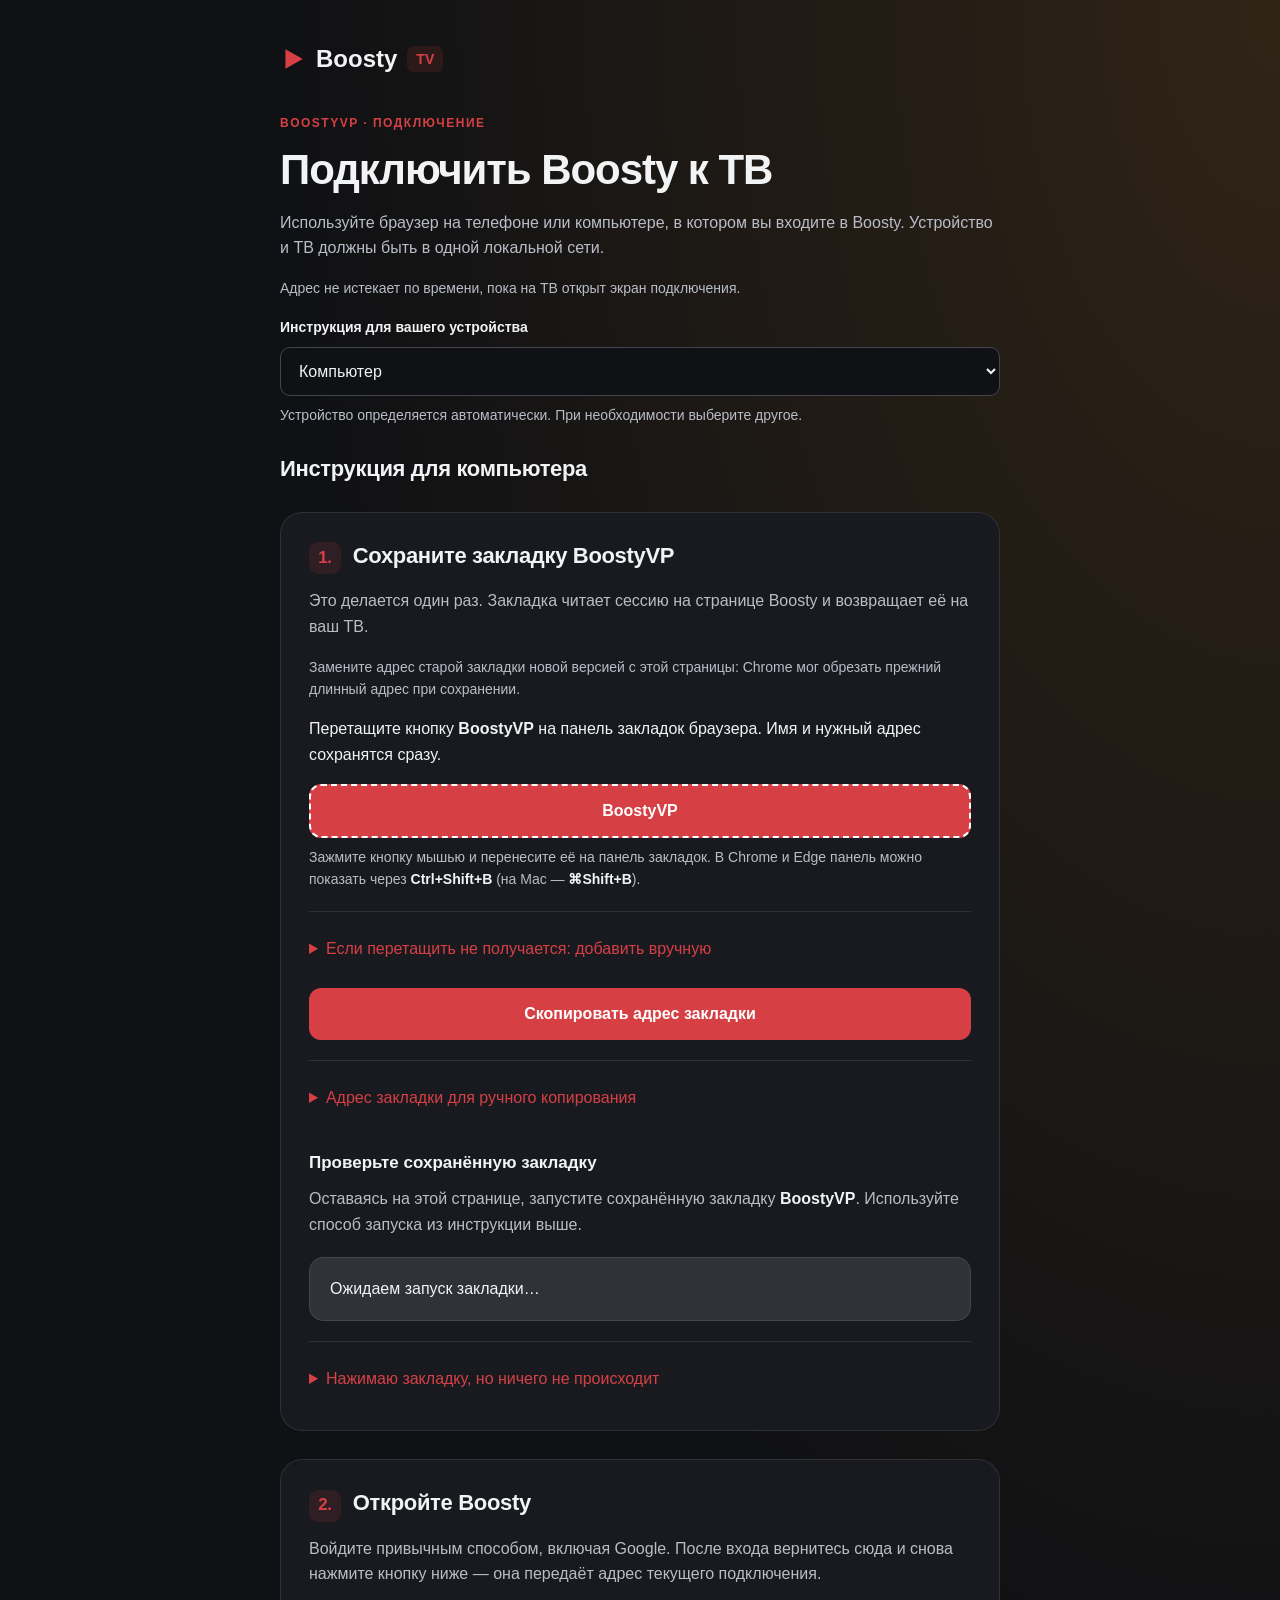
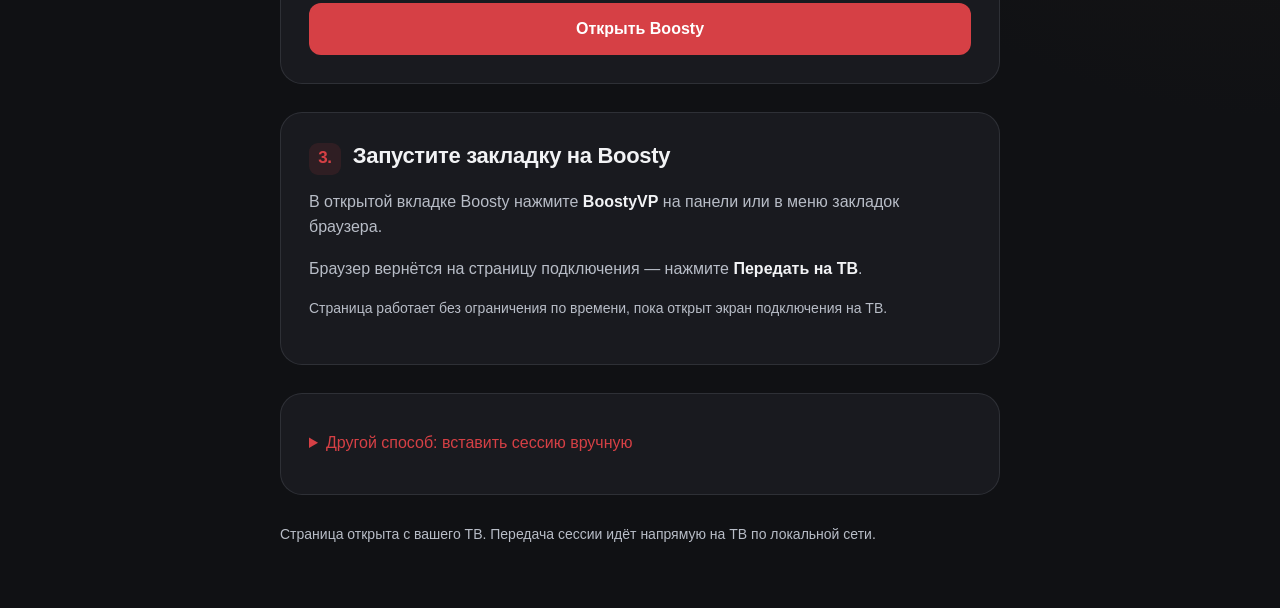
<file: core/auth/src/main/resources/pairing/page.html>
<!DOCTYPE html>
<html lang="ru">
<head>
<meta charset="utf-8">
<meta name="viewport" content="width=device-width, initial-scale=1">
<meta name="referrer" content="no-referrer">
<title>Подключение к BoostyVP</title>
<style>
  :root { color-scheme:dark; --accent:#D64045; --ink:#FFFFFF; --bg:#101114;
    --surface:#191A1F; --raised:#303239; --text:#F2F3F5; --muted:#B8BDC7; --border:#44464F; }
  * { box-sizing:border-box; }
  body { margin:0; padding:40px 24px 48px; background:radial-gradient(ellipse at 100% 0, #302416 0, transparent 55%),var(--bg);
    color:var(--text); font:16px/1.6 -apple-system,BlinkMacSystemFont,"Segoe UI",Roboto,sans-serif; }
  main { max-width:720px; margin:auto; }
  .brand { display:flex; align-items:center; gap:10px; margin-bottom:36px; font-size:24px; font-weight:750; }
  .brand svg { width:26px; height:26px; fill:var(--accent); }
  .brand span { color:var(--accent); background:#D640451F; border-radius:7px; padding:2px 9px; font-size:14px; }
  h1 { font-size:clamp(30px,5vw,42px); line-height:1.15; letter-spacing:-.025em; margin:12px 0 16px; }
  h2 { font-size:22px; line-height:1.35; margin:0 0 14px; letter-spacing:-.015em; }
  h3 { font-size:17px; margin:28px 0 10px; }
  p { margin:8px 0 16px; }
  .muted, li { color:var(--muted); }
  .label { color:var(--accent); font-size:12px; font-weight:700; letter-spacing:1.5px; }
  .card { margin:28px 0; background:var(--surface); padding:28px; border:1px solid #44464F80; border-radius:22px; }
  .step { display:inline-flex; align-items:center; justify-content:center; min-width:32px; height:32px;
    margin-right:6px; border-radius:9px; background:#D640451F; color:var(--accent); font-size:17px; }
  button, .button { display:block; width:100%; min-height:50px; border:1px solid transparent; border-radius:12px;
    padding:14px 20px; background:var(--accent); color:var(--ink); 
    font-family:inherit; font-size:16px; font-weight:700; line-height:1.4; text-align:center;
    text-decoration:none; cursor:pointer; margin:16px 0 0; transition:background .15s, border-color .15s; }
  button:hover:not(:disabled), .button:hover { background:#FFC35D; }
  button:disabled { opacity:.55; cursor:wait; }
  .secondary { color:var(--text); background:var(--raised); border-color:var(--border); }
  .secondary:hover:not(:disabled) { background:#343A45; }
  .bookmark-drag { cursor:grab; border:2px dashed var(--ink); user-select:none; }
  .bookmark-drag:active { cursor:grabbing; }
  textarea, input, select { width:100%; min-height:48px; border:1px solid var(--border); border-radius:10px;
    padding:14px; background:var(--bg); color:var(--text); font:14px/1.5 ui-monospace,monospace; }
  select { font:inherit; cursor:pointer; }
  textarea { resize:vertical; min-height:96px; }
  #bookmark-url { font-size:12px; min-height:80px; }
  label { display:block; margin:16px 0 8px; font-size:14px; font-weight:600; }
  #guide-title { margin-top:28px; }
  details { margin-top:20px; padding-top:16px; border-top:1px solid #44464F80; }
  summary { cursor:pointer; color:var(--accent); min-height:44px; padding:8px 0; }
  ol { padding-left:24px; }
  li { padding-left:4px; padding-bottom:12px; }
  b { color:var(--text); }
  code { overflow-wrap:anywhere; color:var(--text); }
  a { color:var(--accent); text-underline-offset:4px; }
  .note { font-size:14px; color:var(--muted); }
  .status { padding:18px 20px; border:1px solid var(--border); border-radius:14px;
    margin:20px 0; background:var(--raised); overflow-wrap:anywhere; }
  .ok { background:#16351F; color:#A1EDB2; border-color:#386548; }
  .err { background:#3A1B1B; color:#FFB3B3; border-color:#824848; }
  :focus-visible { outline:3px solid var(--text); outline-offset:4px; }
  input:focus, textarea:focus, select:focus { border-color:var(--accent); }
  [hidden] { display:none !important; }
  @media (max-width:480px) { body { padding:24px 16px 36px; } .brand { margin-bottom:28px; }
    .card { padding:20px; border-radius:18px; } h2 { font-size:20px; } }
  @media (prefers-reduced-motion:reduce) { *, *::before, *::after { transition:none !important; } }
</style>
</head>
<body>
<main>
  <div class="brand"><svg viewBox="0 0 24 24" aria-hidden="true"><path d="M5 3L21 12L5 21Z"/></svg>Boosty <span>TV</span></div>
  <div class="label">BOOSTYVP · ПОДКЛЮЧЕНИЕ</div>
  <h1>Подключить Boosty к ТВ</h1>
  <p class="muted">Используйте браузер на телефоне или компьютере, в котором вы входите в Boosty.
    Устройство и ТВ должны быть в одной локальной сети.</p>
  <p class="note">Адрес <code id="connection-address"></code> не истекает по времени,
    пока на ТВ открыт экран подключения.</p>

  <section id="review" class="card" hidden>
    <h2>Сессия готова к передаче</h2>
    <p class="muted">Подключить Boosty к вашему телевизору <b id="tv-address"></b>?</p>
    <p class="note">Сессия зашифрована. Токен не нужно копировать или вводить вручную.</p>
    <button id="send-session" type="button">Передать на ТВ</button>
  </section>

  <div id="status" role="status" aria-live="polite" hidden></div>
  <div id="setup">
    <label for="device-guide">Инструкция для вашего устройства</label>
    <select id="device-guide">
      <option value="computer">Компьютер</option>
      <option value="android">Android · Chrome</option>
      <option value="ios">iPhone / iPad</option>
    </select>
    <p class="note">Устройство определяется автоматически. При необходимости выберите другое.</p>
    <h2 id="guide-title">Инструкция для компьютера</h2>

    <section class="card">
      <h2><span class="step">1.</span> Сохраните закладку BoostyVP</h2>
      <p class="muted">Это делается один раз. Закладка читает сессию на странице Boosty и возвращает её на ваш ТВ.</p>
      <p class="note">Замените адрес старой закладки новой версией с этой страницы: Chrome мог обрезать прежний длинный адрес при сохранении.</p>
      <div id="guide-computer">
        <p>Перетащите кнопку <b>BoostyVP</b> на панель закладок браузера.
          Имя и нужный адрес сохранятся сразу.</p>
        <a id="install-bookmark" class="button bookmark-drag" href="%%BROWSER_BOOKMARKLET%%"
          draggable="true" aria-describedby="bookmark-drag-help">BoostyVP</a>
        <p id="bookmark-drag-help" class="note">Зажмите кнопку мышью и перенесите её на панель закладок.
          В Chrome и Edge панель можно показать через <b>Ctrl+Shift+B</b>
          (на Mac — <b>⌘Shift+B</b>).</p>
        <details>
          <summary>Если перетащить не получается: добавить вручную</summary>
          <ol>
            <li>Нажмите кнопку копирования ниже, затем <b>Ctrl+D</b> (на Mac — <b>⌘D</b>).
              Назовите закладку <b>BoostyVP</b> и сохраните её.</li>
            <li>Через меню закладок откройте изменение созданной закладки.
              Замените поле <b>Адрес / URL</b> скопированным кодом целиком и сохраните.</li>
          </ol>
        </details>
      </div>
      <button id="copy-bookmark" type="button">Скопировать адрес закладки</button>
      <details id="bookmark-code">
        <summary>Адрес закладки для ручного копирования</summary>
        <label for="bookmark-url">Вставлять в адрес закладки, не в строку поиска</label>
        <textarea id="bookmark-url" readonly autocapitalize="off" spellcheck="false">%%BROWSER_BOOKMARKLET%%</textarea>
      </details>
      <div id="guide-android" hidden>
        <ol>
          <li>Сохраните любую страницу в закладки через <b>⋮ → ★</b>.</li>
          <li>Откройте изменение закладки. Назовите её <b>BoostyVP</b> и замените её адрес скопированным текстом целиком.</li>
          <li>Вернитесь на открытую страницу. Нажмите адресную строку, введите <b>BoostyVP</b> и нажмите подсказку со <b>звёздочкой</b> и адресом <code>javascript:</code>. Клавиша Enter запускает поиск.</li>
        </ol>
        <p><b>Запускайте через подсказку адресной строки, а не через ⋮ → Закладки.</b> Не открывайте закладку в новой вкладке.</p>
      </div>
      <div id="guide-ios" hidden>
        <ol>
          <li>Сохраните любую страницу в закладки вашего браузера.
            В Safari: <b>Поделиться → Добавить закладку</b>.</li>
          <li>Откройте список закладок, удерживайте созданную закладку и выберите <b>Изменить</b>.</li>
          <li>Назовите её <b>BoostyVP</b>, замените адрес скопированным текстом и сохраните.</li>
          <li>Вернитесь на открытую страницу. Откройте список закладок и выберите <b>BoostyVP</b> в этой же вкладке.</li>
        </ol>
      </div>
      <h3>Проверьте сохранённую закладку</h3>
      <p class="muted">Оставаясь на этой странице, запустите сохранённую закладку <b>BoostyVP</b>.
        Используйте способ запуска из инструкции выше.</p>
      <div id="bookmark-test-status" class="status" role="status" aria-live="polite" tabindex="-1">Ожидаем запуск закладки…</div>
      <details>
        <summary>Нажимаю закладку, но ничего не происходит</summary>
        <ol>
          <li>Вернитесь к открытой странице в браузере. Закладку нужно запускать на ней, в той же вкладке.</li>
          <li>Проверьте адрес сохранённой закладки: он должен начинаться с <code>javascript:</code>. Если там обычный адрес сайта или поисковика, замените адрес скопированным текстом целиком.</li>
        </ol>
      </details>
    </section>

    <section class="card">
      <h2><span class="step">2.</span> Откройте Boosty</h2>
      <p class="muted">Войдите привычным способом, включая Google. После входа вернитесь сюда и снова нажмите кнопку ниже — она передаёт адрес текущего подключения.</p>
      <a id="open-boosty" class="button" href="https://boosty.to/" target="_blank" rel="noopener noreferrer">Открыть Boosty</a>
    </section>

    <section class="card">
      <h2><span class="step">3.</span> Запустите закладку на Boosty</h2>
      <p id="run-computer" class="muted">В открытой вкладке Boosty нажмите <b>BoostyVP</b>
        на панели или в меню закладок браузера.</p>
      <p id="run-android" class="muted" hidden>На странице Boosty нажмите адресную строку,
        введите <b>BoostyVP</b> и выберите подсказку со <b>звёздочкой</b> и адресом
        <code>javascript:</code>. Не нажимайте Enter.</p>
      <p id="run-ios" class="muted" hidden>На странице Boosty откройте список закладок
        вашего браузера и нажмите <b>BoostyVP</b>. Запускайте в текущей вкладке.</p>
      <p class="muted">Браузер вернётся на страницу подключения — нажмите <b>Передать на ТВ</b>.</p>
      <p class="note">Страница работает без ограничения по времени, пока открыт экран подключения на ТВ.</p>
    </section>

    <details class="card">
      <summary>Другой способ: вставить сессию вручную</summary>
      <p class="muted">Если вы уже скопировали сессию старой закладкой или из приложения, вставьте её ниже.</p>
      <p><a href="%%BOOKMARKLET%%">Старая закладка: скопировать сессию</a></p>
      <form id="f" method="POST" action="%%SUBMIT%%">
        <label for="payload">Скопированная сессия</label>
        <textarea id="payload" name="payload" autocomplete="off" autocapitalize="off" spellcheck="false" placeholder="JSON с auth и clientId"></textarea>
        <details>
          <summary>Ввести auth и _clientId отдельно</summary>
          <label for="auth">auth</label>
          <textarea id="auth" name="auth" autocomplete="off" autocapitalize="off" spellcheck="false"></textarea>
          <label for="clientId">_clientId</label>
          <input id="clientId" name="clientId" autocomplete="off" autocapitalize="off" spellcheck="false">
        </details>
        <button id="send-manual" type="submit" class="secondary">Передать вставленную сессию</button>
      </form>
    </details>
  </div>
  <p class="note">Страница открыта с вашего ТВ. Передача сессии идёт напрямую на ТВ по локальной сети.</p>
</main>
<script>%%PAGE_SCRIPT%%</script>
</body>
</html>
</file>
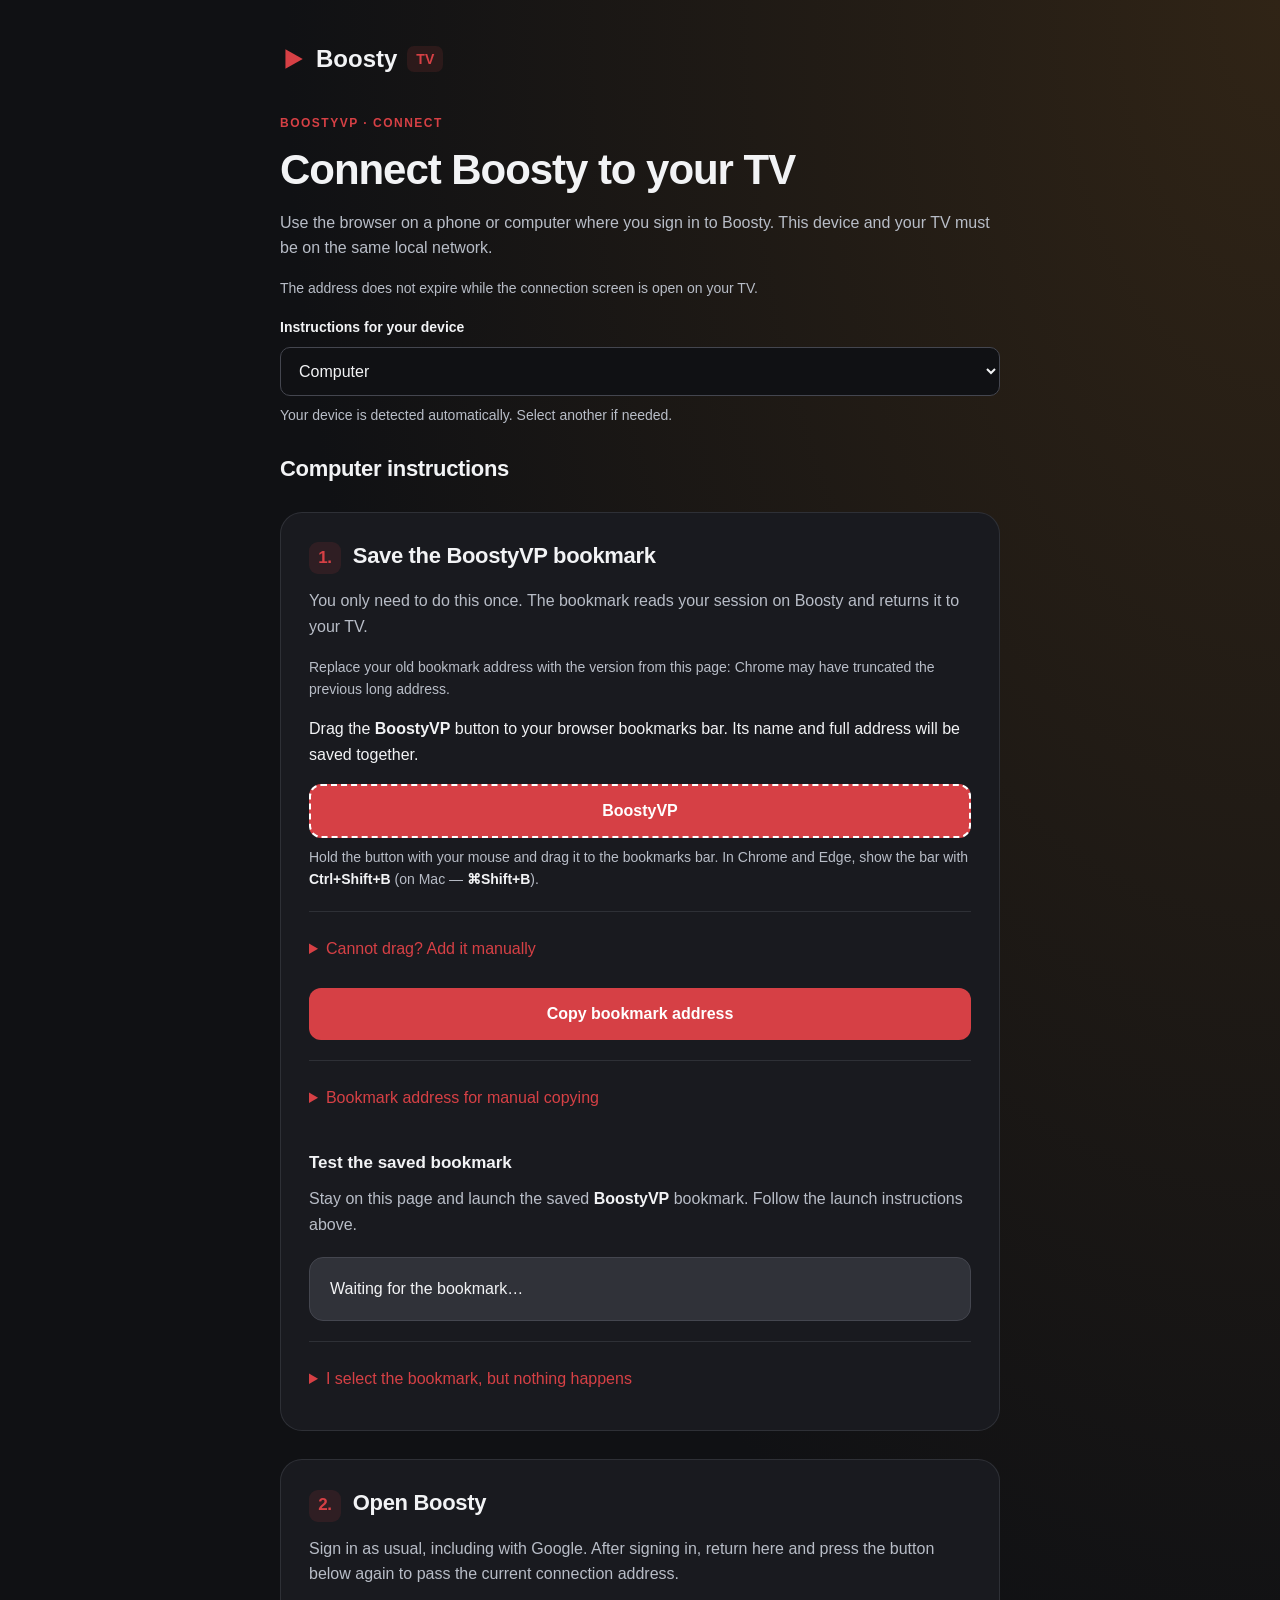
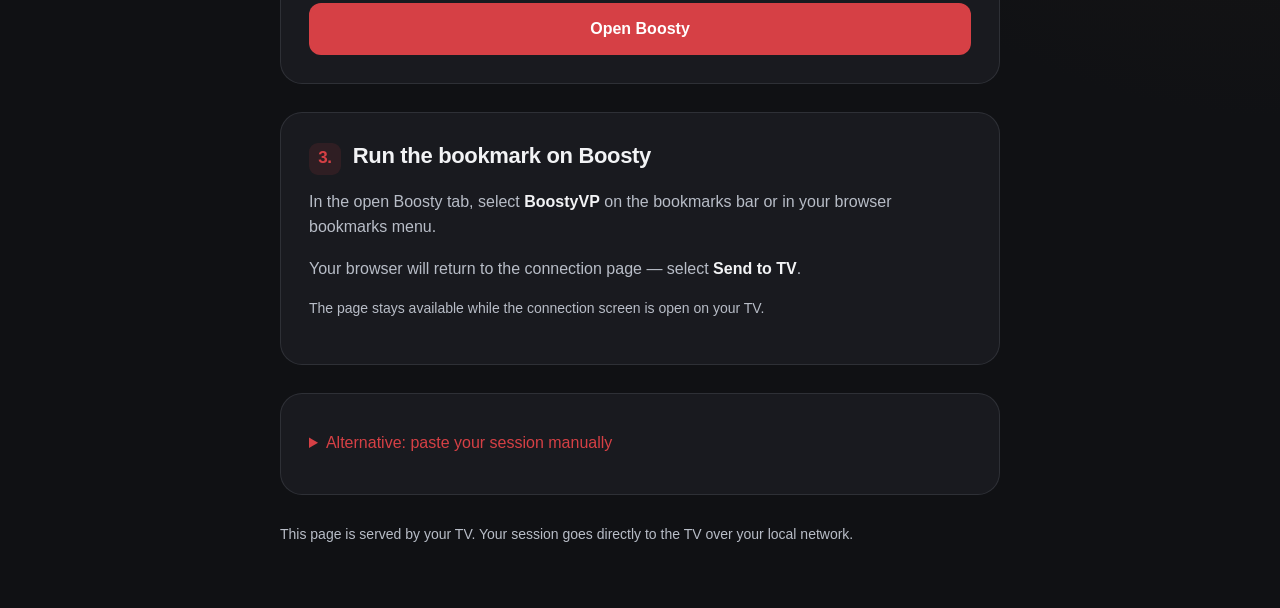
<file: localization/en/src/main/resources/localization/en/pairing/page.html>
<!DOCTYPE html>
<html lang="en">
<head>
<meta charset="utf-8">
<meta name="viewport" content="width=device-width, initial-scale=1">
<meta name="referrer" content="no-referrer">
<title>Connect to BoostyVP</title>
<style>
  :root { color-scheme:dark; --accent:#D64045; --ink:#FFFFFF; --bg:#101114;
    --surface:#191A1F; --raised:#303239; --text:#F2F3F5; --muted:#B8BDC7; --border:#44464F; }
  * { box-sizing:border-box; }
  body { margin:0; padding:40px 24px 48px; background:radial-gradient(ellipse at 100% 0, #302416 0, transparent 55%),var(--bg);
    color:var(--text); font:16px/1.6 -apple-system,BlinkMacSystemFont,"Segoe UI",Roboto,sans-serif; }
  main { max-width:720px; margin:auto; }
  .brand { display:flex; align-items:center; gap:10px; margin-bottom:36px; font-size:24px; font-weight:750; }
  .brand svg { width:26px; height:26px; fill:var(--accent); }
  .brand span { color:var(--accent); background:#D640451F; border-radius:7px; padding:2px 9px; font-size:14px; }
  h1 { font-size:clamp(30px,5vw,42px); line-height:1.15; letter-spacing:-.025em; margin:12px 0 16px; }
  h2 { font-size:22px; line-height:1.35; margin:0 0 14px; letter-spacing:-.015em; }
  h3 { font-size:17px; margin:28px 0 10px; }
  p { margin:8px 0 16px; }
  .muted, li { color:var(--muted); }
  .label { color:var(--accent); font-size:12px; font-weight:700; letter-spacing:1.5px; }
  .card { margin:28px 0; background:var(--surface); padding:28px; border:1px solid #44464F80; border-radius:22px; }
  .step { display:inline-flex; align-items:center; justify-content:center; min-width:32px; height:32px;
    margin-right:6px; border-radius:9px; background:#D640451F; color:var(--accent); font-size:17px; }
  button, .button { display:block; width:100%; min-height:50px; border:1px solid transparent; border-radius:12px;
    padding:14px 20px; background:var(--accent); color:var(--ink);
    font-family:inherit; font-size:16px; font-weight:700; line-height:1.4; text-align:center;
    text-decoration:none; cursor:pointer; margin:16px 0 0; transition:background .15s, border-color .15s; }
  button:hover:not(:disabled), .button:hover { background:#FFC35D; }
  button:disabled { opacity:.55; cursor:wait; }
  .secondary { color:var(--text); background:var(--raised); border-color:var(--border); }
  .secondary:hover:not(:disabled) { background:#343A45; }
  .bookmark-drag { cursor:grab; border:2px dashed var(--ink); user-select:none; }
  .bookmark-drag:active { cursor:grabbing; }
  textarea, input, select { width:100%; min-height:48px; border:1px solid var(--border); border-radius:10px;
    padding:14px; background:var(--bg); color:var(--text); font:14px/1.5 ui-monospace,monospace; }
  select { font:inherit; cursor:pointer; }
  textarea { resize:vertical; min-height:96px; }
  #bookmark-url { font-size:12px; min-height:80px; }
  label { display:block; margin:16px 0 8px; font-size:14px; font-weight:600; }
  #guide-title { margin-top:28px; }
  details { margin-top:20px; padding-top:16px; border-top:1px solid #44464F80; }
  summary { cursor:pointer; color:var(--accent); min-height:44px; padding:8px 0; }
  ol { padding-left:24px; }
  li { padding-left:4px; padding-bottom:12px; }
  b { color:var(--text); }
  code { overflow-wrap:anywhere; color:var(--text); }
  a { color:var(--accent); text-underline-offset:4px; }
  .note { font-size:14px; color:var(--muted); }
  .status { padding:18px 20px; border:1px solid var(--border); border-radius:14px;
    margin:20px 0; background:var(--raised); overflow-wrap:anywhere; }
  .ok { background:#16351F; color:#A1EDB2; border-color:#386548; }
  .err { background:#3A1B1B; color:#FFB3B3; border-color:#824848; }
  :focus-visible { outline:3px solid var(--text); outline-offset:4px; }
  input:focus, textarea:focus, select:focus { border-color:var(--accent); }
  [hidden] { display:none !important; }
  @media (max-width:480px) { body { padding:24px 16px 36px; } .brand { margin-bottom:28px; }
    .card { padding:20px; border-radius:18px; } h2 { font-size:20px; } }
  @media (prefers-reduced-motion:reduce) { *, *::before, *::after { transition:none !important; } }
</style>
</head>
<body>
<main>
  <div class="brand"><svg viewBox="0 0 24 24" aria-hidden="true"><path d="M5 3L21 12L5 21Z"/></svg>Boosty <span>TV</span></div>
  <div class="label">BOOSTYVP · CONNECT</div>
  <h1>Connect Boosty to your TV</h1>
  <p class="muted">Use the browser on a phone or computer where you sign in to Boosty.
    This device and your TV must be on the same local network.</p>
  <p class="note">The address <code id="connection-address"></code> does not expire
    while the connection screen is open on your TV.</p>

  <section id="review" class="card" hidden>
    <h2>Session ready to transfer</h2>
    <p class="muted">Connect Boosty to your TV <b id="tv-address"></b>?</p>
    <p class="note">Your session is encrypted. You do not need to copy or enter a token manually.</p>
    <button id="send-session" type="button">Send to TV</button>
  </section>

  <div id="status" role="status" aria-live="polite" hidden></div>
  <div id="setup">
    <label for="device-guide">Instructions for your device</label>
    <select id="device-guide">
      <option value="computer">Computer</option>
      <option value="android">Android · Chrome</option>
      <option value="ios">iPhone / iPad</option>
    </select>
    <p class="note">Your device is detected automatically. Select another if needed.</p>
    <h2 id="guide-title">Computer instructions</h2>

    <section class="card">
      <h2><span class="step">1.</span> Save the BoostyVP bookmark</h2>
      <p class="muted">You only need to do this once. The bookmark reads your session on Boosty and returns it to your TV.</p>
      <p class="note">Replace your old bookmark address with the version from this page: Chrome may have truncated the previous long address.</p>
      <div id="guide-computer">
        <p>Drag the <b>BoostyVP</b> button to your browser bookmarks bar.
          Its name and full address will be saved together.</p>
        <a id="install-bookmark" class="button bookmark-drag" href="%%BROWSER_BOOKMARKLET%%"
          draggable="true" aria-describedby="bookmark-drag-help">BoostyVP</a>
        <p id="bookmark-drag-help" class="note">Hold the button with your mouse and drag it to the bookmarks bar.
          In Chrome and Edge, show the bar with <b>Ctrl+Shift+B</b>
          (on Mac — <b>⌘Shift+B</b>).</p>
        <details>
          <summary>Cannot drag? Add it manually</summary>
          <ol>
            <li>Press the copy button below, then <b>Ctrl+D</b> (on Mac — <b>⌘D</b>).
              Name the bookmark <b>BoostyVP</b> and save it.</li>
            <li>Open the new bookmark for editing from the bookmarks menu.
              Replace the <b>Address / URL</b> field with the complete copied code and save.</li>
          </ol>
        </details>
      </div>
      <button id="copy-bookmark" type="button">Copy bookmark address</button>
      <details id="bookmark-code">
        <summary>Bookmark address for manual copying</summary>
        <label for="bookmark-url">Paste into the bookmark address, not the search bar</label>
        <textarea id="bookmark-url" readonly autocapitalize="off" spellcheck="false">%%BROWSER_BOOKMARKLET%%</textarea>
      </details>
      <div id="guide-android" hidden>
        <ol>
          <li>Bookmark any page using <b>⋮ → ★</b>.</li>
          <li>Edit the bookmark. Name it <b>BoostyVP</b> and replace its address with the complete copied text.</li>
          <li>Return to the open page. Tap the address bar, type <b>BoostyVP</b> and select the suggestion with a <b>star</b> and the <code>javascript:</code> address. Pressing Enter starts a search.</li>
        </ol>
        <p><b>Launch from the address-bar suggestion, not from ⋮ → Bookmarks.</b> Do not open the bookmark in a new tab.</p>
      </div>
      <div id="guide-ios" hidden>
        <ol>
          <li>Bookmark any page in your browser.
            In Safari: <b>Share → Add Bookmark</b>.</li>
          <li>Open your bookmarks, hold the saved bookmark and choose <b>Edit</b>.</li>
          <li>Name it <b>BoostyVP</b>, replace its address with the copied text and save.</li>
          <li>Return to the open page. Open bookmarks and select <b>BoostyVP</b> in this same tab.</li>
        </ol>
      </div>
      <h3>Test the saved bookmark</h3>
      <p class="muted">Stay on this page and launch the saved <b>BoostyVP</b> bookmark.
        Follow the launch instructions above.</p>
      <div id="bookmark-test-status" class="status" role="status" aria-live="polite" tabindex="-1">Waiting for the bookmark…</div>
      <details>
        <summary>I select the bookmark, but nothing happens</summary>
        <ol>
          <li>Return to the open browser page. Run the bookmark on that page, in the same tab.</li>
          <li>Check the saved bookmark address: it must start with <code>javascript:</code>. If it is a website or search-engine address, replace it with the complete copied text.</li>
        </ol>
      </details>
    </section>

    <section class="card">
      <h2><span class="step">2.</span> Open Boosty</h2>
      <p class="muted">Sign in as usual, including with Google. After signing in, return here and press the button below again to pass the current connection address.</p>
      <a id="open-boosty" class="button" href="https://boosty.to/" target="_blank" rel="noopener noreferrer">Open Boosty</a>
    </section>

    <section class="card">
      <h2><span class="step">3.</span> Run the bookmark on Boosty</h2>
      <p id="run-computer" class="muted">In the open Boosty tab, select <b>BoostyVP</b>
        on the bookmarks bar or in your browser bookmarks menu.</p>
      <p id="run-android" class="muted" hidden>On Boosty, tap the address bar,
        type <b>BoostyVP</b> and select the suggestion with a <b>star</b> and the
        <code>javascript:</code> address. Do not press Enter.</p>
      <p id="run-ios" class="muted" hidden>On Boosty, open your browser bookmarks
        and select <b>BoostyVP</b>. Run it in the current tab.</p>
      <p class="muted">Your browser will return to the connection page — select <b>Send to TV</b>.</p>
      <p class="note">The page stays available while the connection screen is open on your TV.</p>
    </section>

    <details class="card">
      <summary>Alternative: paste your session manually</summary>
      <p class="muted">If you already copied your session using the old bookmark or the app, paste it below.</p>
      <p><a href="%%BOOKMARKLET%%">Legacy bookmark: copy session</a></p>
      <form id="f" method="POST" action="%%SUBMIT%%">
        <label for="payload">Copied session</label>
        <textarea id="payload" name="payload" autocomplete="off" autocapitalize="off" spellcheck="false" placeholder="JSON with auth and clientId"></textarea>
        <details>
          <summary>Enter auth and _clientId separately</summary>
          <label for="auth">auth</label>
          <textarea id="auth" name="auth" autocomplete="off" autocapitalize="off" spellcheck="false"></textarea>
          <label for="clientId">_clientId</label>
          <input id="clientId" name="clientId" autocomplete="off" autocapitalize="off" spellcheck="false">
        </details>
        <button id="send-manual" type="submit" class="secondary">Send pasted session</button>
      </form>
    </details>
  </div>
  <p class="note">This page is served by your TV. Your session goes directly to the TV over your local network.</p>
</main>
<script>%%PAGE_SCRIPT%%</script>
</body>
</html>
</file>
